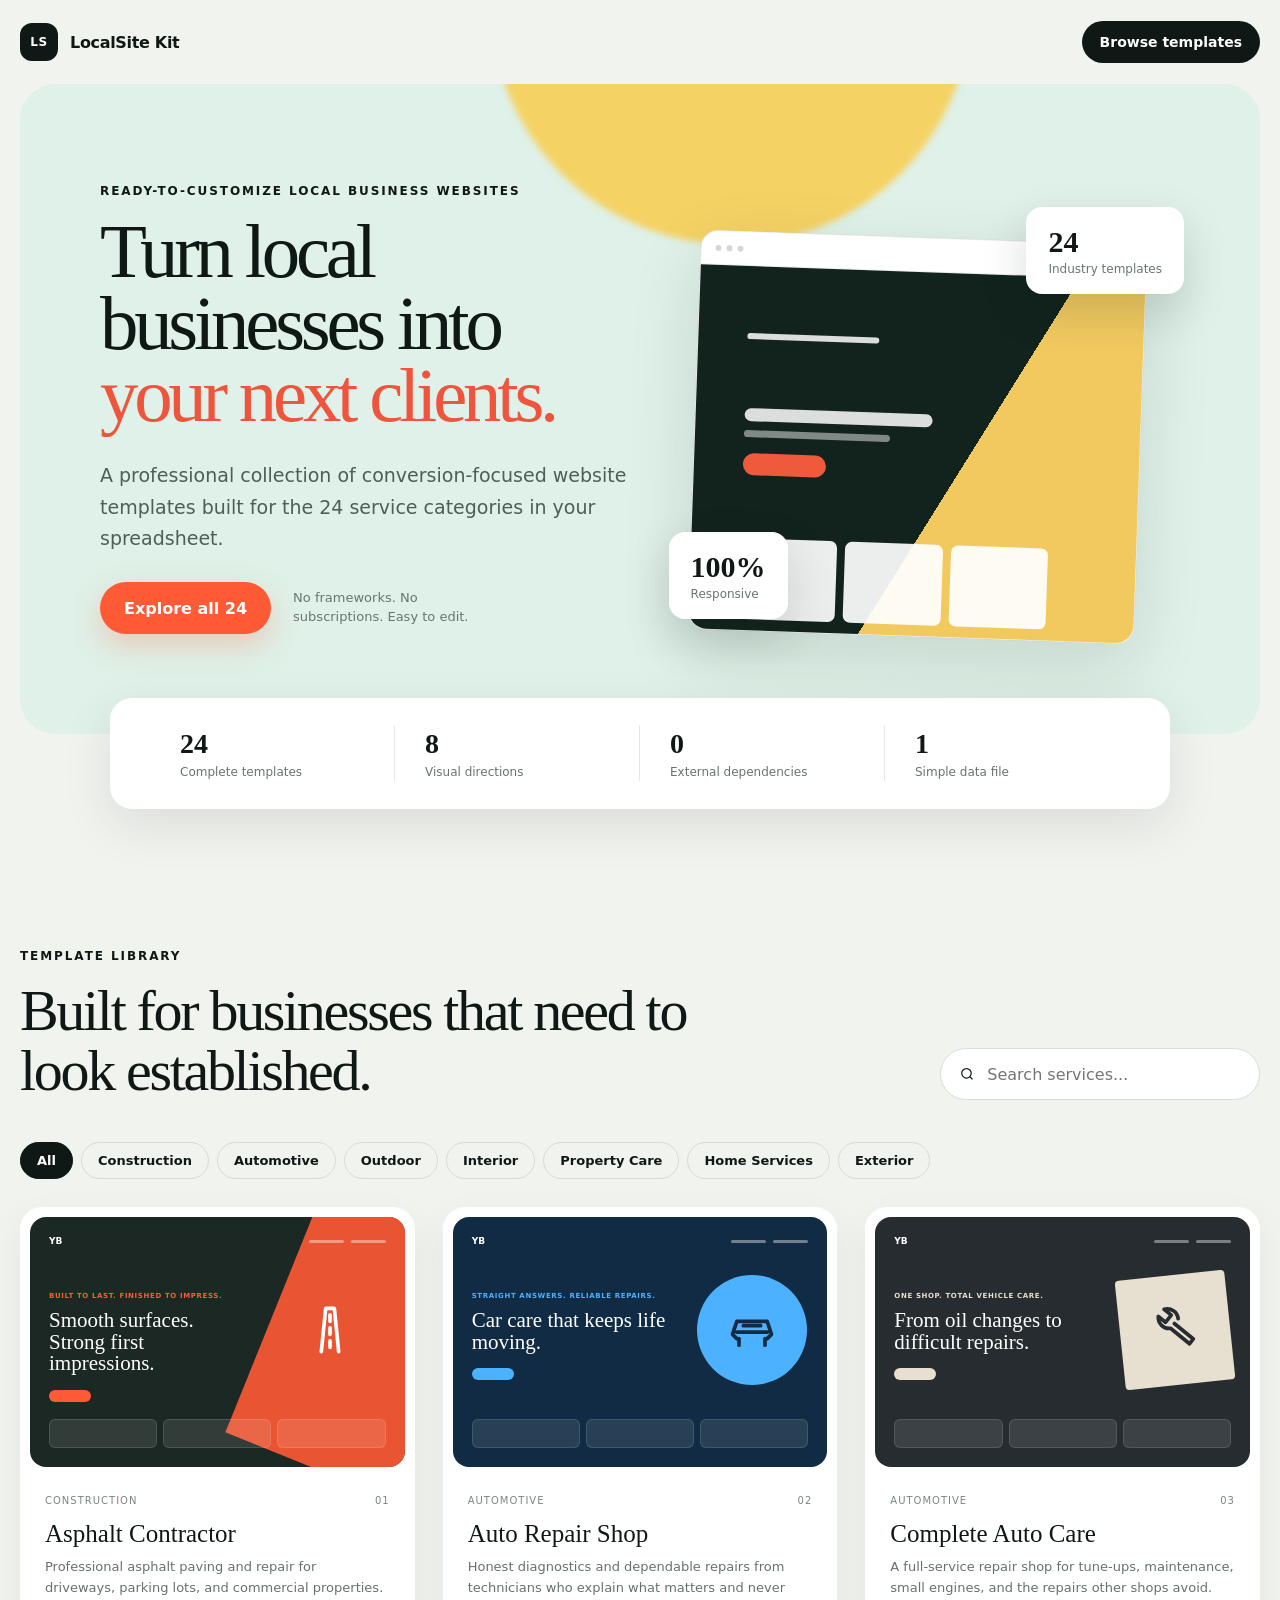
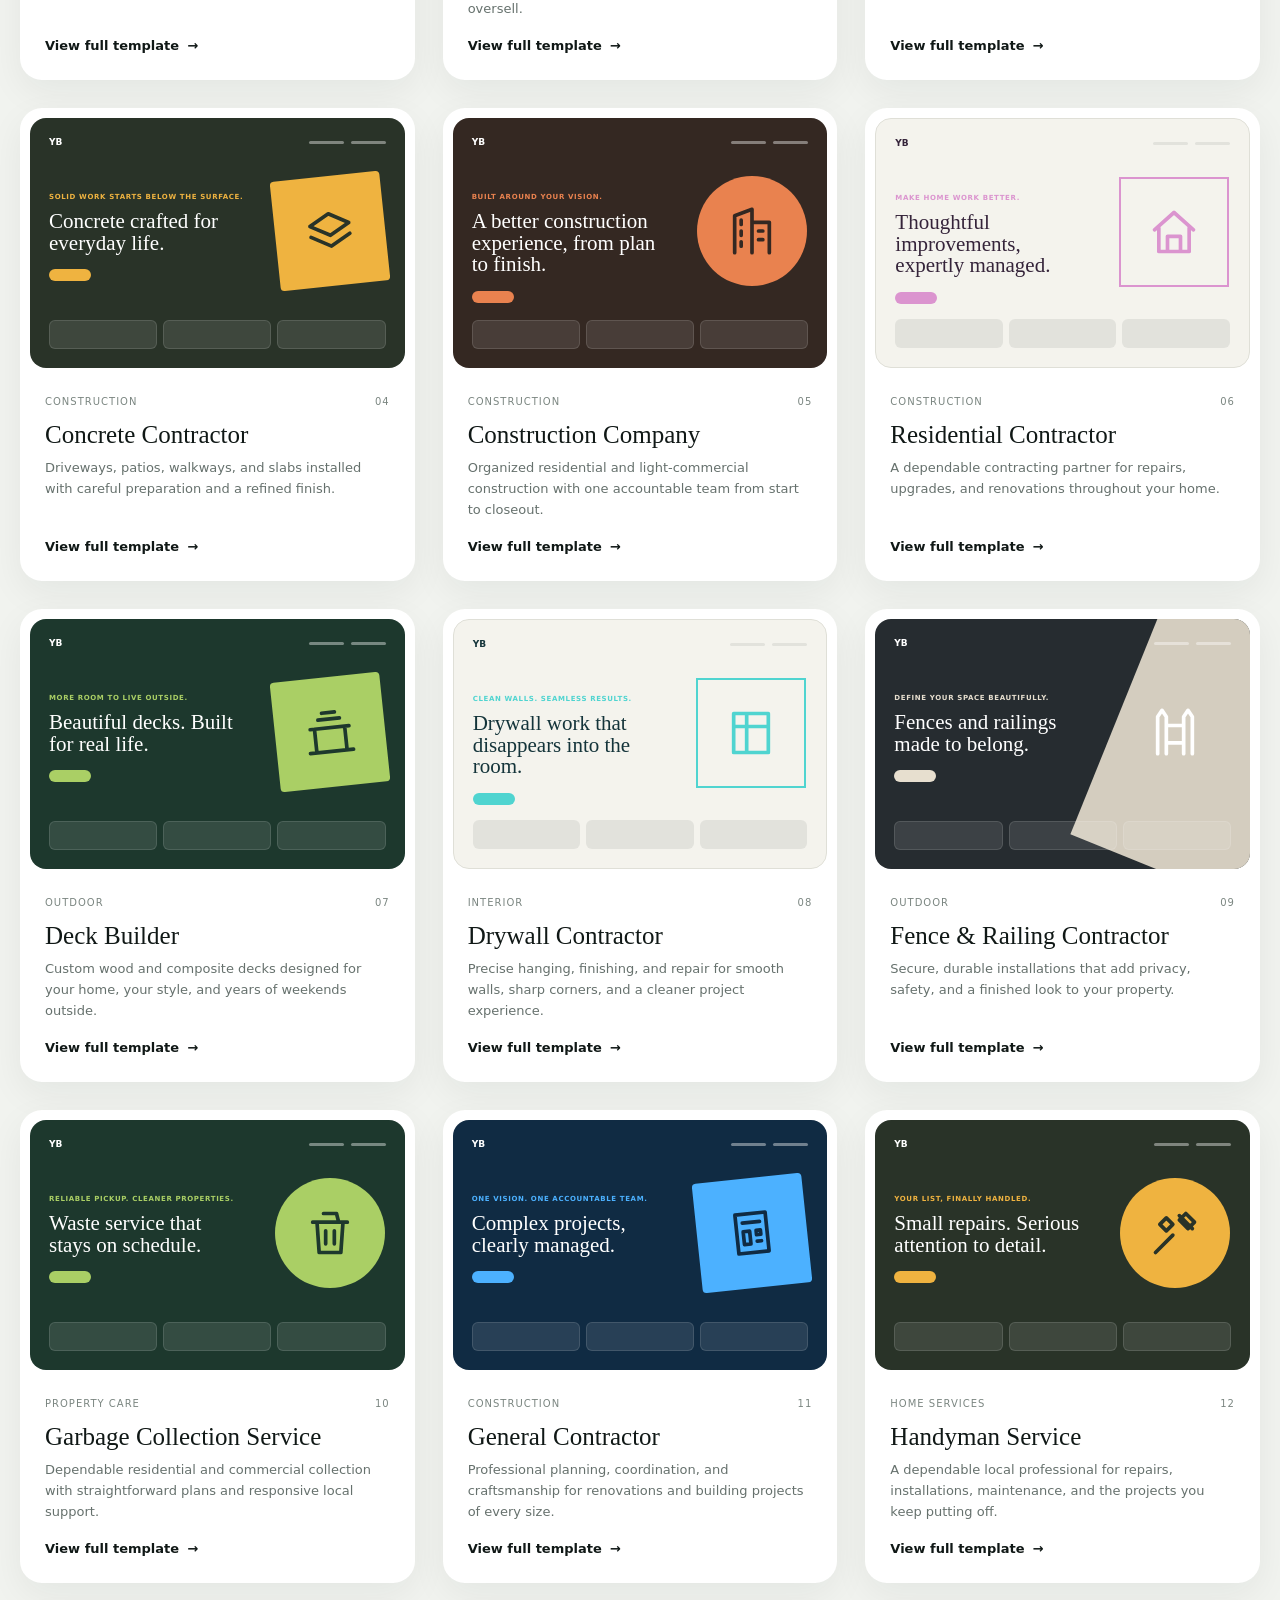
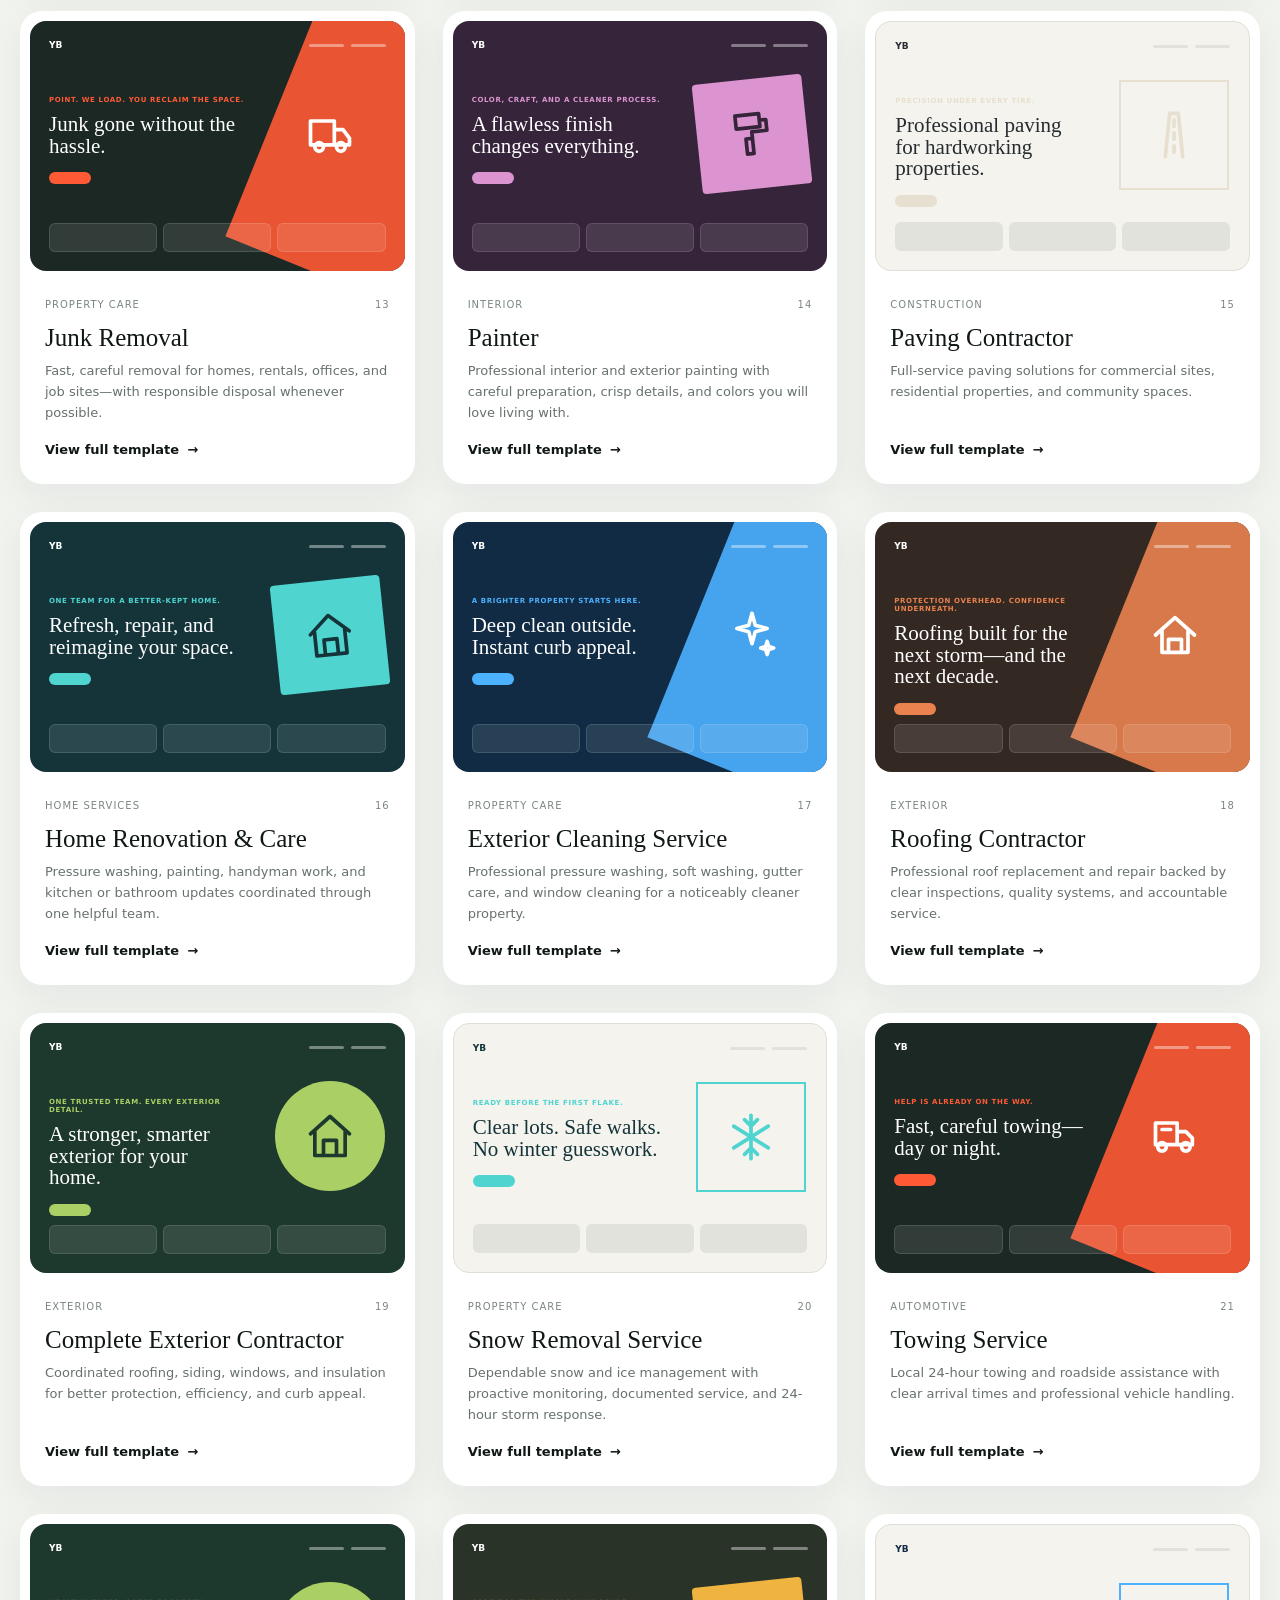
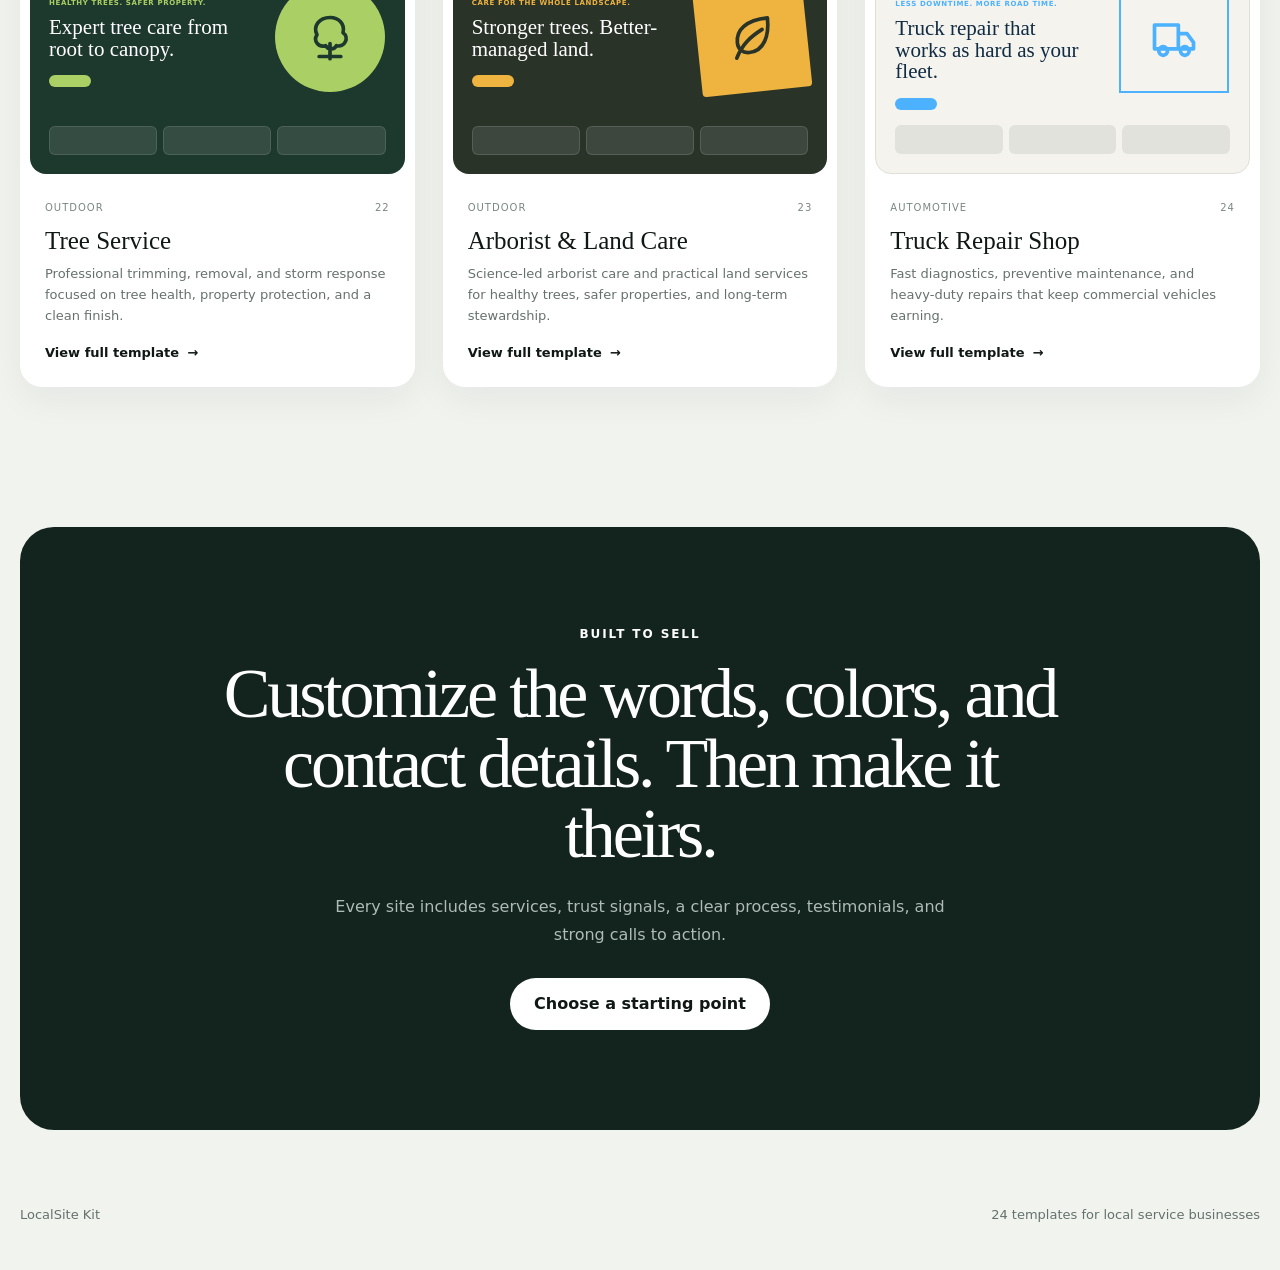
<file: index.html>
<!doctype html>
<html lang="en">
<head>
  <meta charset="utf-8">
  <meta name="viewport" content="width=device-width, initial-scale=1">
  <meta name="description" content="A collection of 24 polished website templates for local service businesses.">
  <title>LocalSite Kit — 24 Professional Website Templates</title>
  <link rel="stylesheet" href="styles.css">
  <script src="data.js" defer></script>
  <script src="app.js" defer></script>
</head>
<body class="catalog-page">
  <header class="catalog-nav">
    <a class="catalog-brand" href="index.html" aria-label="LocalSite Kit home">
      <span class="brand-mark">LS</span>
      <span>LocalSite Kit</span>
    </a>
    <a class="button button-small button-dark" href="#templates">Browse templates</a>
  </header>

  <main>
    <section class="catalog-hero">
      <div class="catalog-hero-copy">
        <p class="eyebrow">Ready-to-customize local business websites</p>
        <h1>Turn local businesses into <span>your next clients.</span></h1>
        <p class="catalog-intro">A professional collection of conversion-focused website templates built for the 24 service categories in your spreadsheet.</p>
        <div class="catalog-actions">
          <a class="button button-primary" href="#templates">Explore all 24</a>
          <span class="catalog-note">No frameworks. No subscriptions. Easy to edit.</span>
        </div>
      </div>
      <div class="catalog-hero-art" aria-hidden="true">
        <div class="browser-frame browser-main">
          <div class="browser-dots"><i></i><i></i><i></i></div>
          <div class="browser-content">
            <div class="browser-nav-line"></div>
            <div class="browser-title-line"></div>
            <div class="browser-text-line"></div>
            <div class="browser-button-line"></div>
            <div class="browser-cards"><i></i><i></i><i></i></div>
          </div>
        </div>
        <div class="floating-card floating-card-one"><strong>24</strong><span>Industry templates</span></div>
        <div class="floating-card floating-card-two"><strong>100%</strong><span>Responsive</span></div>
      </div>
    </section>

    <section class="catalog-stats" aria-label="Template kit features">
      <div><strong>24</strong><span>Complete templates</span></div>
      <div><strong>8</strong><span>Visual directions</span></div>
      <div><strong>0</strong><span>External dependencies</span></div>
      <div><strong>1</strong><span>Simple data file</span></div>
    </section>

    <section class="template-library" id="templates">
      <div class="library-heading">
        <div>
          <p class="eyebrow">Template library</p>
          <h2>Built for businesses that need to look established.</h2>
        </div>
        <label class="search-box">
          <span class="sr-only">Search templates</span>
          <svg viewBox="0 0 24 24" aria-hidden="true"><circle cx="11" cy="11" r="7"></circle><path d="m20 20-4-4"></path></svg>
          <input id="template-search" type="search" placeholder="Search services..." autocomplete="off">
        </label>
      </div>
      <div class="filter-row" id="filter-row" aria-label="Filter templates"></div>
      <div class="template-grid" id="template-grid"></div>
      <p class="empty-state" id="empty-state" hidden>No templates match your search.</p>
    </section>

    <section class="catalog-cta">
      <p class="eyebrow">Built to sell</p>
      <h2>Customize the words, colors, and contact details. Then make it theirs.</h2>
      <p>Every site includes services, trust signals, a clear process, testimonials, and strong calls to action.</p>
      <a class="button button-light" href="#templates">Choose a starting point</a>
    </section>
  </main>

  <footer class="catalog-footer">
    <span>LocalSite Kit</span>
    <span>24 templates for local service businesses</span>
  </footer>
</body>
</html>
</file>
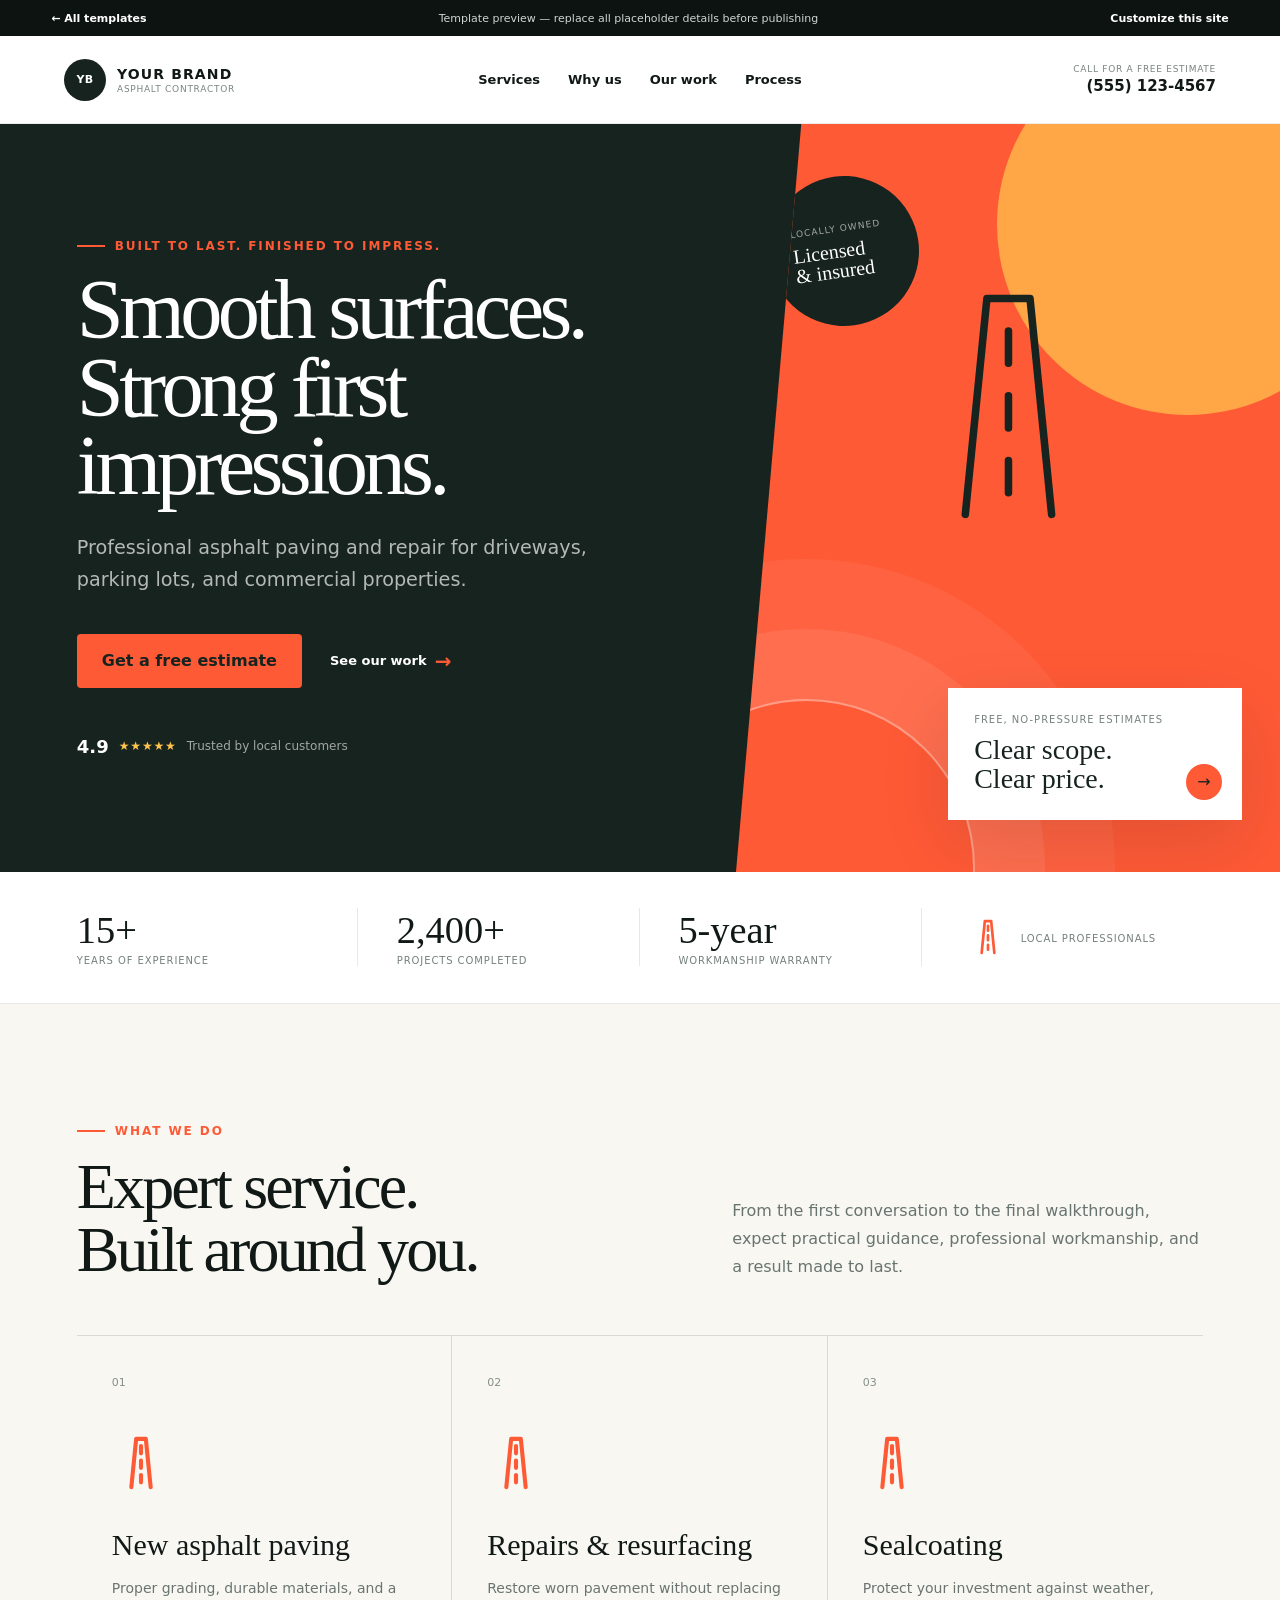
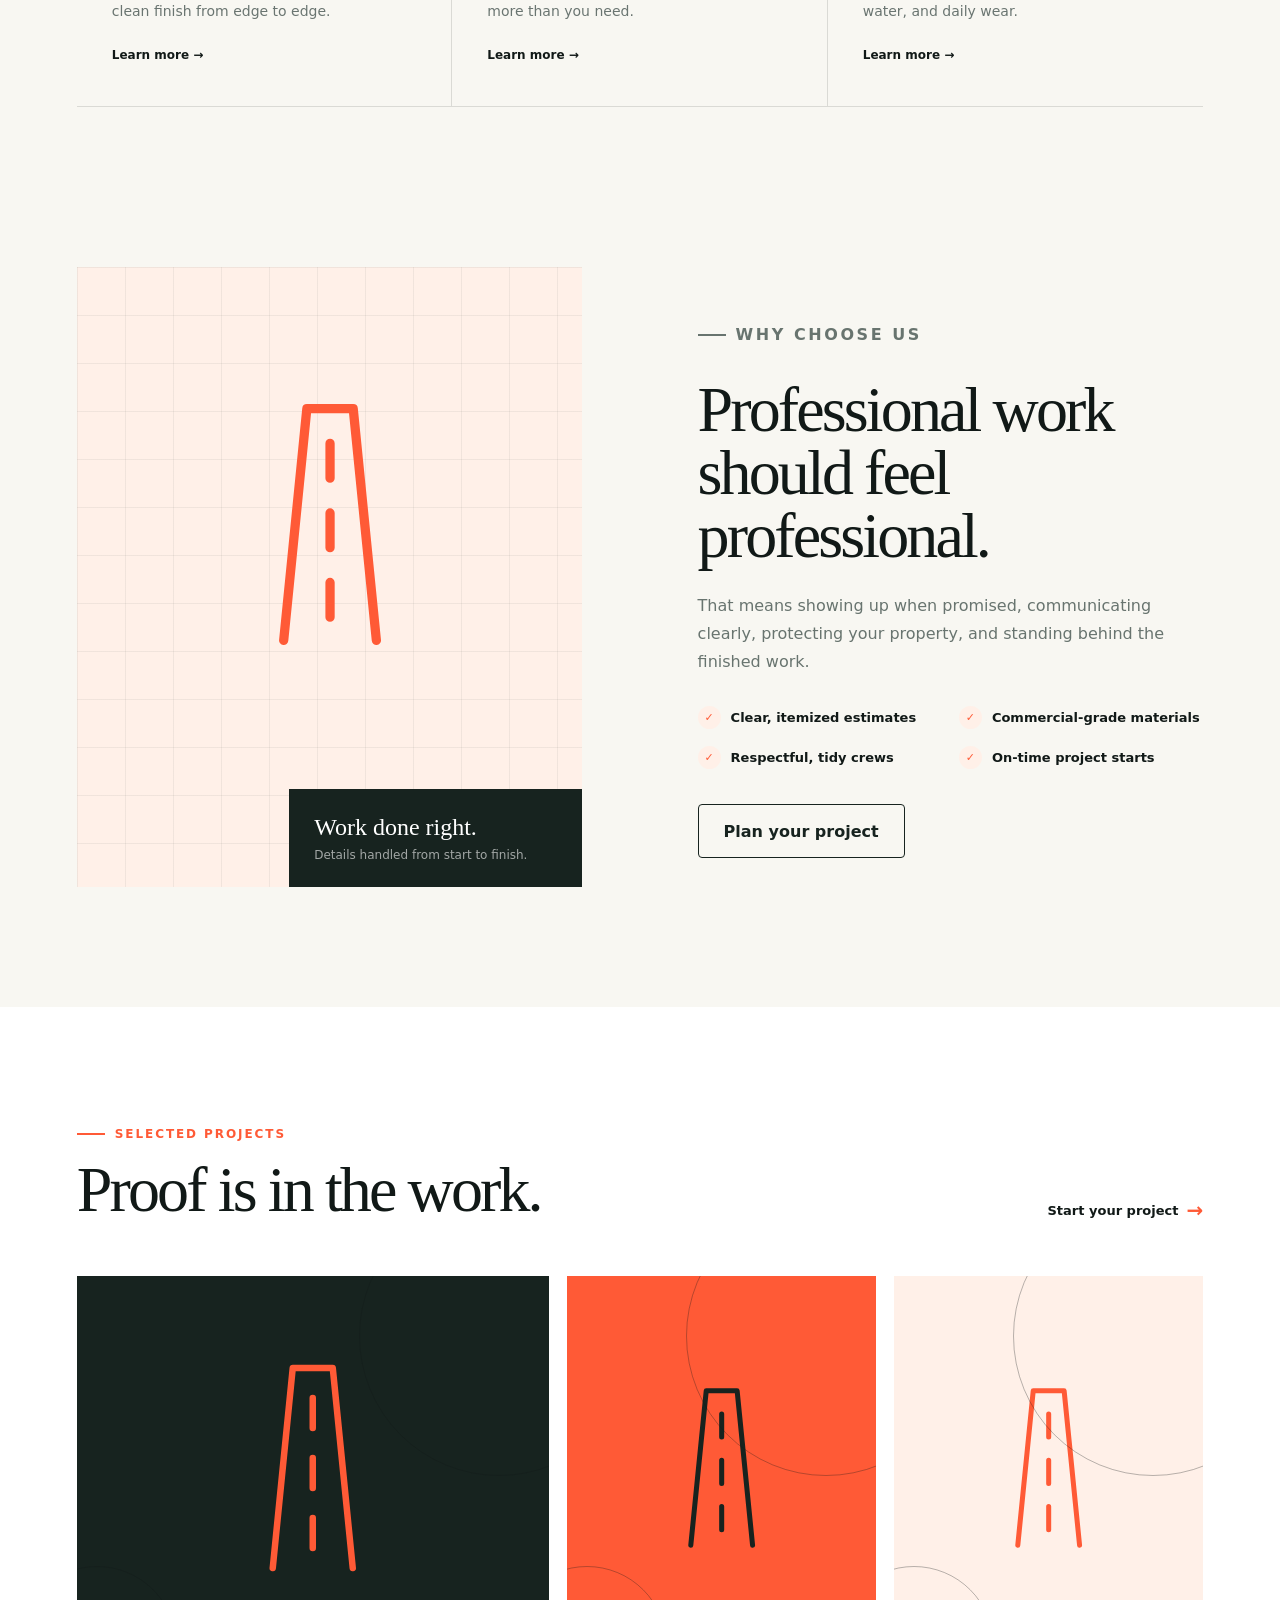
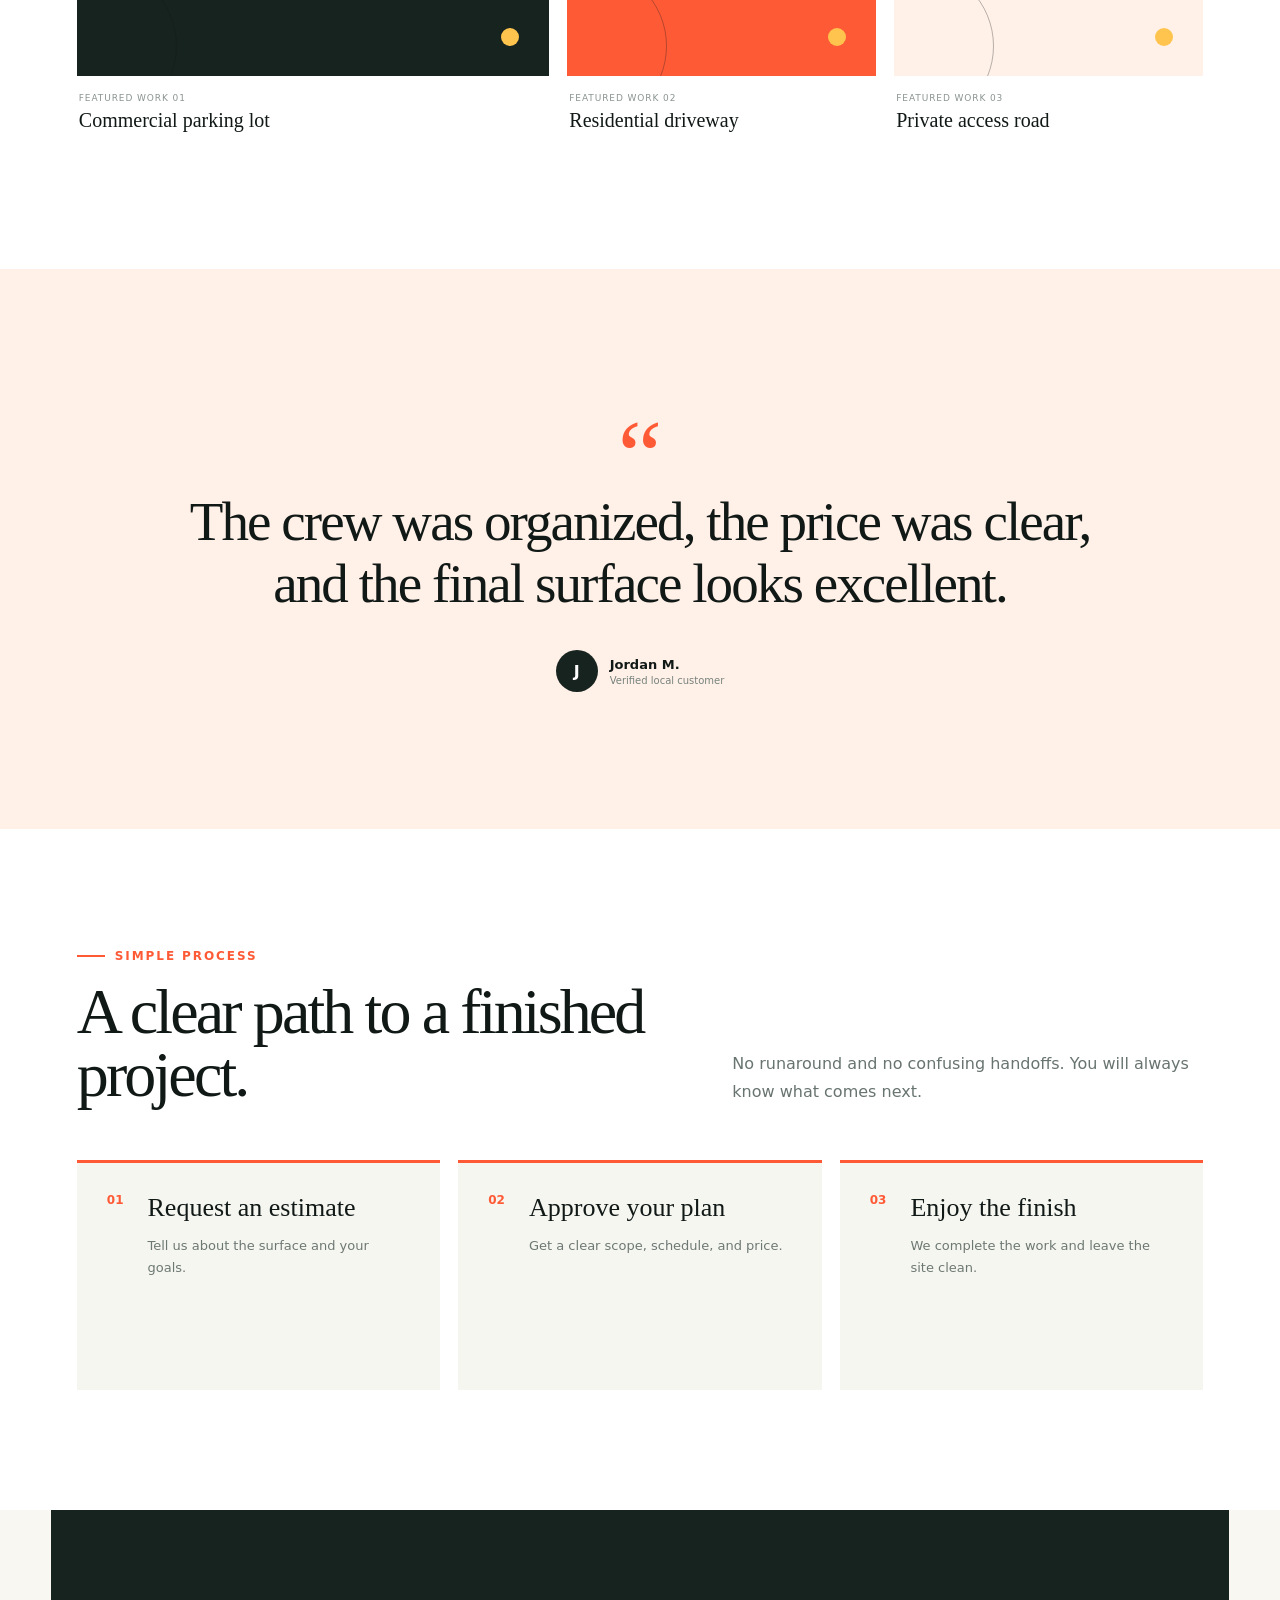
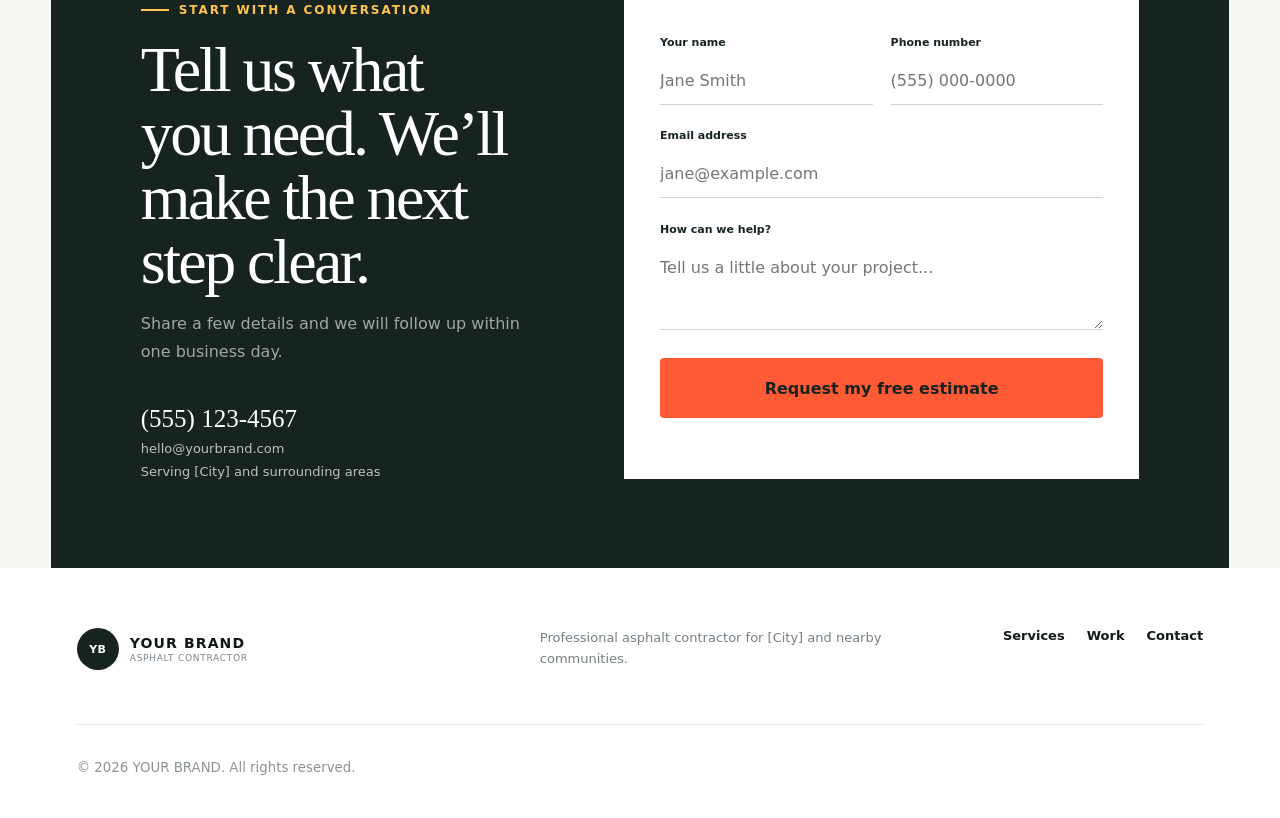
<file: site.html>
<!doctype html>
<html lang="en">
<head>
  <meta charset="utf-8">
  <meta name="viewport" content="width=device-width, initial-scale=1">
  <meta name="description" content="Professional local service business website template.">
  <title>Local Business Website Template</title>
  <link rel="stylesheet" href="styles.css">
  <script src="data.js" defer></script>
  <script src="app.js" defer></script>
</head>
<body class="site-page">
  <div id="site-root"></div>
</body>
</html>
</file>
<file: styles.css>
@import url('data:text/css,');

:root {
  --ink: #101816;
  --muted: #64706c;
  --paper: #f5f6f2;
  --white: #fff;
  --line: rgba(16, 24, 22, .13);
  --accent: #ff5a36;
  --accent-2: #ffc44d;
  --deep: #17231f;
  --soft: #fff0e8;
  --radius: 24px;
  --shadow: 0 24px 70px rgba(16, 24, 22, .12);
  font-family: Inter, ui-sans-serif, system-ui, -apple-system, BlinkMacSystemFont, "Segoe UI", sans-serif;
  color: var(--ink);
  background: var(--paper);
  scroll-behavior: smooth;
}

* { box-sizing: border-box; }
body { margin: 0; min-width: 320px; background: var(--paper); color: var(--ink); }
a { color: inherit; text-decoration: none; }
button, input, textarea { font: inherit; }
button { color: inherit; }
img, svg { display: block; }
.sr-only { position: absolute; width: 1px; height: 1px; padding: 0; margin: -1px; overflow: hidden; clip: rect(0, 0, 0, 0); white-space: nowrap; border: 0; }
.eyebrow, .site-kicker { margin: 0 0 18px; font-size: 12px; font-weight: 800; letter-spacing: .16em; text-transform: uppercase; }
.button { display: inline-flex; align-items: center; justify-content: center; min-height: 52px; padding: 0 24px; border: 0; border-radius: 999px; font-weight: 750; transition: transform .2s ease, background .2s ease, color .2s ease; }
.button:hover, .site-button:hover { transform: translateY(-2px); }
.button-primary { background: #ff5a36; color: #fff; box-shadow: 0 12px 30px rgba(255, 90, 54, .25); }
.button-dark { background: #101816; color: #fff; }
.button-light { background: #fff; color: #101816; }
.button-small { min-height: 42px; padding: 0 18px; font-size: 14px; }

.catalog-page { background: #f1f3ef; }
.catalog-nav { width: min(1240px, calc(100% - 40px)); height: 84px; margin: 0 auto; display: flex; align-items: center; justify-content: space-between; }
.catalog-brand { display: flex; align-items: center; gap: 12px; font-weight: 850; letter-spacing: -.02em; }
.brand-mark { width: 38px; height: 38px; display: grid; place-items: center; border-radius: 12px; background: #101816; color: #fff; font-size: 12px; letter-spacing: .05em; }
.catalog-hero { width: min(1240px, calc(100% - 40px)); min-height: 650px; margin: 0 auto; padding: 80px; border-radius: 36px; display: grid; grid-template-columns: 1.05fr .95fr; align-items: center; gap: 56px; overflow: hidden; background: #dff1e8; position: relative; }
.catalog-hero::before { content: ""; position: absolute; width: 480px; height: 480px; border-radius: 50%; background: #f5d264; filter: blur(3px); top: -320px; left: 38%; }
.catalog-hero-copy { position: relative; z-index: 2; }
.catalog-hero h1 { margin: 0; max-width: 720px; font-family: Georgia, "Times New Roman", serif; font-size: clamp(54px, 6vw, 88px); line-height: .94; letter-spacing: -.055em; font-weight: 500; }
.catalog-hero h1 span { color: #ef553c; }
.catalog-intro { max-width: 610px; margin: 28px 0; color: #4e5e58; font-size: 19px; line-height: 1.65; }
.catalog-actions { display: flex; align-items: center; gap: 22px; }
.catalog-note { max-width: 190px; color: #687670; font-size: 13px; line-height: 1.45; }
.catalog-hero-art { min-height: 420px; position: relative; }
.browser-frame { position: absolute; background: #fff; border: 1px solid rgba(16, 24, 22, .1); box-shadow: var(--shadow); }
.browser-main { width: 92%; aspect-ratio: 1.12; left: 0; top: 38px; border-radius: 18px; transform: rotate(2deg); }
.browser-dots { height: 34px; display: flex; align-items: center; gap: 5px; padding: 0 14px; border-bottom: 1px solid #ebeeeb; }
.browser-dots i { width: 6px; height: 6px; border-radius: 50%; background: #d2d9d5; }
.browser-content { height: calc(100% - 34px); padding: 15% 11%; background: linear-gradient(120deg, #12221d 0 58%, #f1c95f 58%); border-radius: 0 0 18px 18px; }
.browser-nav-line, .browser-title-line, .browser-text-line, .browser-button-line { border-radius: 99px; background: rgba(255,255,255,.85); }
.browser-nav-line { width: 38%; height: 6px; margin-bottom: 20%; }
.browser-title-line { width: 54%; height: 13px; margin-bottom: 9px; }
.browser-text-line { width: 42%; height: 7px; opacity: .55; }
.browser-button-line { width: 24%; height: 22px; margin-top: 16px; background: #ef593c; }
.browser-cards { display: flex; gap: 8px; margin-top: 18%; }
.browser-cards i { width: 28%; aspect-ratio: 1.2; border-radius: 7px; background: rgba(255,255,255,.92); }
.floating-card { position: absolute; z-index: 3; padding: 18px 22px; border-radius: 16px; background: #fff; box-shadow: 0 18px 45px rgba(20, 40, 32, .16); }
.floating-card strong, .floating-card span { display: block; }
.floating-card strong { font-family: Georgia, serif; font-size: 30px; }
.floating-card span { margin-top: 3px; color: #687670; font-size: 12px; }
.floating-card-one { right: -4px; top: 8px; }
.floating-card-two { left: -25px; bottom: 0; }
.catalog-stats { width: min(1060px, calc(100% - 40px)); margin: -36px auto 0; padding: 28px 40px; border-radius: 22px; position: relative; display: grid; grid-template-columns: repeat(4, 1fr); background: #fff; box-shadow: 0 16px 50px rgba(21, 36, 30, .1); }
.catalog-stats div { display: flex; flex-direction: column; padding: 2px 30px; border-right: 1px solid #e4e8e5; }
.catalog-stats div:last-child { border: 0; }
.catalog-stats strong { font-family: Georgia, serif; font-size: 28px; }
.catalog-stats span { margin-top: 5px; color: #68736f; font-size: 12px; }
.template-library { width: min(1240px, calc(100% - 40px)); margin: 140px auto; }
.library-heading { display: flex; align-items: end; justify-content: space-between; gap: 40px; }
.library-heading h2 { max-width: 670px; margin: 0; font-family: Georgia, serif; font-size: clamp(38px, 5vw, 58px); line-height: 1.03; letter-spacing: -.04em; font-weight: 500; }
.search-box { width: 320px; height: 52px; padding: 0 18px; border: 1px solid #d7ded9; border-radius: 999px; display: flex; align-items: center; gap: 10px; background: #fff; }
.search-box svg { width: 18px; height: 18px; fill: none; stroke: currentColor; stroke-width: 1.8; }
.search-box input { width: 100%; border: 0; outline: 0; background: transparent; }
.filter-row { display: flex; gap: 8px; flex-wrap: wrap; margin: 42px 0 28px; }
.filter-chip { padding: 10px 16px; border: 1px solid #d4dcd7; border-radius: 999px; background: transparent; cursor: pointer; font-size: 13px; font-weight: 700; }
.filter-chip:hover, .filter-chip.active { border-color: #101816; background: #101816; color: #fff; }
.template-grid { display: grid; grid-template-columns: repeat(3, 1fr); gap: 28px; }
.template-card { border-radius: 22px; overflow: hidden; background: #fff; box-shadow: 0 12px 36px rgba(18, 35, 29, .06); animation: card-in .5s both; animation-delay: var(--delay); transition: transform .25s ease, box-shadow .25s ease; }
.template-card:hover { transform: translateY(-7px); box-shadow: 0 22px 52px rgba(18, 35, 29, .13); }
@keyframes card-in { from { opacity: 0; transform: translateY(18px); } }
.template-preview { --card-accent: #ff5a36; --card-deep: #1b2823; height: 250px; margin: 10px; padding: 19px; border-radius: 16px; position: relative; overflow: hidden; background: var(--card-deep); color: #fff; }
.template-card.theme-cobalt .template-preview { --card-accent:#4cb1ff; --card-deep:#102b43; }
.template-card.theme-forest .template-preview { --card-accent:#aacf65; --card-deep:#1d382d; }
.template-card.theme-slate .template-preview { --card-accent:#e7dfcf; --card-deep:#262c30; }
.template-card.theme-sun .template-preview { --card-accent:#efb340; --card-deep:#293328; }
.template-card.theme-aqua .template-preview { --card-accent:#4fd4d0; --card-deep:#14343a; }
.template-card.theme-plum .template-preview { --card-accent:#db94cf; --card-deep:#35243a; }
.template-card.theme-rust .template-preview { --card-accent:#e9824f; --card-deep:#342822; }
.preview-top { display: flex; align-items: center; gap: 7px; position: relative; z-index: 2; }
.preview-logo { margin-right: auto; font-size: 9px; font-weight: 900; }
.preview-top i { width: 35px; height: 3px; border-radius: 4px; background: rgba(255,255,255,.4); }
.preview-copy { width: 58%; margin-top: 46px; position: relative; z-index: 2; }
.preview-copy span { display: block; margin-bottom: 10px; color: var(--card-accent); font-size: 7px; font-weight: 800; letter-spacing: .09em; text-transform: uppercase; }
.preview-copy strong { display: block; font-family: Georgia, serif; font-size: 21px; line-height: 1.02; font-weight: 500; }
.preview-copy i { display: block; width: 42px; height: 12px; margin-top: 15px; border-radius: 20px; background: var(--card-accent); }
.preview-icon { width: 110px; height: 110px; position: absolute; right: 20px; top: 58px; border-radius: 50%; display: grid; place-items: center; color: var(--card-deep); background: var(--card-accent); }
.preview-icon svg { width: 52px; height: 52px; }
.preview-service-row { position: absolute; left: 19px; right: 19px; bottom: 19px; display: grid; grid-template-columns: repeat(3, 1fr); gap: 6px; }
.preview-service-row i { height: 29px; border-radius: 6px; background: rgba(255,255,255,.1); border: 1px solid rgba(255,255,255,.12); }
.preview-editorial .preview-icon { border-radius: 4px; transform: rotate(-6deg); }
.preview-bold::before { content:""; position:absolute; width:180px; height:300px; right:-50px; top:-40px; transform:rotate(22deg); background:var(--card-accent); opacity:.9; }
.preview-bold .preview-icon { color: #fff; background: transparent; }
.preview-minimal { background: #f4f3ed; color: var(--card-deep); border: 1px solid #dfdfd7; }
.preview-minimal .preview-top i, .preview-minimal .preview-service-row i { background: rgba(20,30,28,.08); border-color: transparent; }
.preview-minimal .preview-icon { border-radius: 0; background: transparent; color: var(--card-accent); border: 2px solid var(--card-accent); }
.template-card-body { padding: 18px 25px 26px; }
.template-card-meta { display: flex; justify-content: space-between; color: #7b8681; font-size: 10px; letter-spacing: .1em; text-transform: uppercase; }
.template-card h3 { margin: 14px 0 9px; font-family: Georgia, serif; font-size: 25px; font-weight: 500; }
.template-card p { min-height: 63px; margin: 0; color: #66716d; font-size: 13px; line-height: 1.6; }
.template-card a { display: inline-flex; gap: 8px; margin-top: 18px; font-size: 13px; font-weight: 800; }
.empty-state { padding: 60px 0; text-align: center; color: #6a7570; }
.catalog-cta { width: min(1240px, calc(100% - 40px)); margin: 0 auto 30px; padding: 100px max(40px, 10vw); border-radius: 34px; text-align: center; background: #13231e; color: #fff; }
.catalog-cta h2 { max-width: 850px; margin: 0 auto; font-family: Georgia, serif; font-size: clamp(40px, 6vw, 70px); line-height: 1; font-weight: 500; letter-spacing: -.045em; }
.catalog-cta p:not(.eyebrow) { max-width: 660px; margin: 24px auto 30px; color: #aebbb6; line-height: 1.7; }
.catalog-footer { width: min(1240px, calc(100% - 40px)); min-height: 110px; margin: 0 auto; display: flex; align-items: center; justify-content: space-between; color: #65716c; font-size: 13px; }

.site-shell { --accent:#ff5a36; --accent-2:#ffc44d; --deep:#17231f; --soft:#fff0e8; background: #f8f7f2; color: #111917; }
.site-shell.theme-cobalt { --accent:#35a8ff; --accent-2:#91d8ff; --deep:#102b43; --soft:#eaf6ff; }
.site-shell.theme-forest { --accent:#91bd52; --accent-2:#d6e99d; --deep:#19382d; --soft:#eff6e8; }
.site-shell.theme-slate { --accent:#d4c5a9; --accent-2:#f0e7d4; --deep:#252d31; --soft:#f1eee7; }
.site-shell.theme-sun { --accent:#efad32; --accent-2:#ffe098; --deep:#283128; --soft:#fff6df; }
.site-shell.theme-aqua { --accent:#38c6c0; --accent-2:#9be4df; --deep:#12363a; --soft:#e6f8f6; }
.site-shell.theme-plum { --accent:#c578b8; --accent-2:#e8b9df; --deep:#35253b; --soft:#f9edf7; }
.site-shell.theme-rust { --accent:#dc7140; --accent-2:#f2aa74; --deep:#352720; --soft:#fbede5; }
.demo-bar { min-height: 36px; padding: 7px 4vw; display: flex; justify-content: space-between; align-items: center; gap: 20px; background: #0d1311; color: #ced6d3; font-size: 11px; }
.demo-bar a { color: #fff; font-weight: 750; }
.site-header { height: 88px; padding: 0 max(24px, 5vw); display: grid; grid-template-columns: 1fr auto 1fr; align-items: center; gap: 30px; background: #fff; border-bottom: 1px solid rgba(17,25,23,.08); position: relative; z-index: 20; }
.site-brand { display: flex; align-items: center; gap: 11px; }
.site-logo { width: 42px; height: 42px; border-radius: 50%; display: grid; place-items: center; background: var(--deep); color: #fff; font-size: 11px; font-weight: 900; letter-spacing: .04em; }
.site-brand strong, .site-brand small { display: block; }
.site-brand strong { font-size: 14px; letter-spacing: .08em; }
.site-brand small { margin-top: 2px; color: #7b8581; font-size: 9px; text-transform: uppercase; letter-spacing: .08em; }
.site-nav { display: flex; align-items: center; gap: 28px; }
.site-nav a { font-size: 13px; font-weight: 700; }
.site-nav a:hover { color: var(--accent); }
.header-call { justify-self: end; text-align: right; }
.header-call small, .header-call strong { display: block; }
.header-call small { margin-bottom: 3px; color: #78837e; font-size: 9px; text-transform: uppercase; letter-spacing: .08em; }
.header-call strong { font-size: 15px; }
.menu-toggle { display: none; border: 0; background: transparent; }
.site-hero { min-height: 720px; display: grid; grid-template-columns: 1.04fr .96fr; background: var(--deep); color: #fff; overflow: hidden; }
.hero-copy { padding: clamp(70px, 9vw, 135px) 6vw; align-self: center; }
.site-kicker { display: flex; align-items: center; gap: 10px; color: var(--accent); }
.site-kicker span { width: 28px; height: 2px; background: currentColor; }
.site-kicker.light { color: var(--accent-2); }
.site-hero h1 { max-width: 780px; margin: 0; font-family: Georgia, "Times New Roman", serif; font-size: clamp(56px, 6.6vw, 100px); line-height: .92; letter-spacing: -.055em; font-weight: 500; }
.hero-description { max-width: 640px; margin: 28px 0 0; color: rgba(255,255,255,.68); font-size: clamp(17px, 1.5vw, 20px); line-height: 1.65; }
.hero-actions { display: flex; align-items: center; gap: 28px; margin-top: 38px; }
.site-button { min-height: 54px; padding: 0 25px; border: 0; border-radius: 4px; display: inline-flex; align-items: center; justify-content: center; font-weight: 800; cursor: pointer; transition: transform .2s ease; }
.site-button-primary { background: var(--accent); color: var(--deep); }
.text-link { display: inline-flex; gap: 8px; align-items: center; font-size: 13px; font-weight: 800; }
.text-link span { color: var(--accent); font-size: 20px; }
.hero-rating { margin-top: 48px; display: flex; align-items: center; gap: 10px; font-size: 12px; color: rgba(255,255,255,.6); }
.rating-score { color: #fff; font-size: 18px; font-weight: 800; }
.rating-stars { color: var(--accent-2); letter-spacing: .07em; }
.hero-visual { min-height: 720px; position: relative; overflow: hidden; background: var(--accent); }
.hero-shape { position: absolute; border-radius: 50%; }
.hero-shape-one { width: 70%; aspect-ratio: 1; right: -18%; top: -12%; background: var(--accent-2); opacity: .72; }
.hero-shape-two { width: 62%; aspect-ratio: 1; left: -18%; bottom: -22%; border: 2px solid rgba(255,255,255,.4); box-shadow: 0 0 0 70px rgba(255,255,255,.08), 0 0 0 140px rgba(255,255,255,.05); }
.hero-line-art { position: absolute; width: 68%; aspect-ratio: 1; left: 16%; top: 13%; display: grid; place-items: center; color: var(--deep); }
.hero-line-art svg { width: 70%; height: 70%; stroke-width: .7; }
.hero-badge { width: 150px; aspect-ratio: 1; padding: 24px; border-radius: 50%; position: absolute; top: 7%; left: 6%; display: flex; flex-direction: column; justify-content: center; background: var(--deep); color: #fff; transform: rotate(-8deg); }
.hero-badge span { color: rgba(255,255,255,.6); font-size: 9px; text-transform: uppercase; letter-spacing: .12em; }
.hero-badge strong { margin-top: 7px; font-family: Georgia, serif; font-size: 20px; line-height: 1; font-weight: 500; }
.hero-quote-card { width: min(310px, 54%); padding: 26px; position: absolute; right: 7%; bottom: 7%; background: #fff; color: var(--deep); box-shadow: var(--shadow); }
.hero-quote-card span, .hero-quote-card strong { display: block; }
.hero-quote-card span { margin-bottom: 10px; color: #77827d; font-size: 10px; text-transform: uppercase; letter-spacing: .1em; }
.hero-quote-card strong { font-family: Georgia, serif; font-size: 28px; line-height: 1.04; font-weight: 500; }
.hero-quote-card i { width: 36px; height: 36px; position: absolute; right: 20px; bottom: 20px; border-radius: 50%; display: grid; place-items: center; background: var(--accent); font-style: normal; }
.layout-bold .site-hero { grid-template-columns: 1.15fr .85fr; }
.layout-bold .hero-visual { clip-path: polygon(12% 0,100% 0,100% 100%,0 100%); }
.layout-editorial .hero-line-art { width: 88%; left: 6%; top: 7%; }
.layout-editorial .hero-visual::after { content:""; position:absolute; inset:7%; border:1px solid rgba(255,255,255,.45); }
.layout-minimal .site-hero { background: #f8f7f2; color: var(--deep); }
.layout-minimal .hero-description { color: #68746f; }
.layout-minimal .hero-rating { color: #77827d; }
.layout-minimal .rating-score { color: var(--deep); }
.layout-minimal .hero-visual { margin: 5vw 5vw 5vw 0; min-height: 560px; }
.trust-strip { min-height: 132px; padding: 28px max(24px, 6vw); display: grid; grid-template-columns: repeat(4, 1fr); align-items: center; background: #fff; border-bottom: 1px solid rgba(17,25,23,.1); }
.trust-strip > div { min-height: 55px; padding: 0 3vw; border-right: 1px solid rgba(17,25,23,.1); display: flex; flex-direction: column; justify-content: center; }
.trust-strip > div:first-child { padding-left: 0; }
.trust-strip > div:last-child { border: 0; }
.trust-strip strong { font-family: Georgia, serif; font-size: clamp(26px, 3vw, 40px); font-weight: 500; }
.trust-strip span { margin-top: 3px; color: #74807b; font-size: 10px; text-transform: uppercase; letter-spacing: .09em; }
.trust-strip .trust-seal { flex-direction: row; align-items: center; gap: 14px; }
.trust-seal svg { width: 38px; color: var(--accent); }
.site-section { padding: 120px max(24px, 6vw); }
.section-heading { margin-bottom: 54px; display: grid; grid-template-columns: 1.1fr .9fr; align-items: end; gap: 80px; }
.section-heading.compact { grid-template-columns: 1fr auto; }
.section-heading h2, .why-copy h2 { margin: 0; font-family: Georgia, serif; font-size: clamp(42px, 5vw, 70px); line-height: .98; letter-spacing: -.045em; font-weight: 500; }
.section-heading > p, .why-copy > p { max-width: 570px; margin: 0; color: #68746f; font-size: 16px; line-height: 1.75; }
.services-grid { display: grid; grid-template-columns: repeat(3, 1fr); border-top: 1px solid var(--line); border-bottom: 1px solid var(--line); }
.service-card { min-height: 370px; padding: 35px; position: relative; border-right: 1px solid var(--line); }
.service-card:last-child { border-right: 0; }
.service-card > span { color: #85908b; font-size: 11px; }
.service-card > svg { width: 58px; height: 58px; margin: 44px 0 36px; color: var(--accent); }
.service-card h3 { margin: 0 0 15px; font-family: Georgia, serif; font-size: 30px; font-weight: 500; }
.service-card p { margin: 0; color: #6a7571; font-size: 14px; line-height: 1.65; }
.service-card a { display: inline-block; margin-top: 24px; font-size: 12px; font-weight: 800; }
.why-section { padding-top: 40px; display: grid; grid-template-columns: 1fr 1fr; align-items: center; gap: 9vw; }
.why-visual { min-height: 620px; position: relative; overflow: hidden; background: var(--soft); }
.why-grid { position: absolute; inset: 0; opacity: .45; background-image: linear-gradient(rgba(20,35,30,.13) 1px, transparent 1px), linear-gradient(90deg, rgba(20,35,30,.13) 1px, transparent 1px); background-size: 48px 48px; }
.why-icon { width: 55%; height: 55%; position: absolute; left: 22.5%; top: 14%; color: var(--accent); stroke-width: .8; }
.why-note { width: 58%; padding: 25px; position: absolute; right: 0; bottom: 0; background: var(--deep); color: #fff; }
.why-note strong, .why-note span { display: block; }
.why-note strong { font-family: Georgia, serif; font-size: 24px; font-weight: 500; }
.why-note span { margin-top: 7px; color: rgba(255,255,255,.6); font-size: 12px; }
.why-copy > p { margin: 25px 0 30px; }
.why-copy ul { padding: 0; margin: 0 0 35px; display: grid; grid-template-columns: 1fr 1fr; gap: 17px; list-style: none; }
.why-copy li { display: flex; align-items: center; gap: 10px; font-size: 13px; font-weight: 700; }
.why-copy li i { width: 23px; height: 23px; border-radius: 50%; display: grid; place-items: center; background: var(--soft); color: var(--accent); font-style: normal; font-size: 11px; }
.site-button-outline { border: 1px solid var(--deep); background: transparent; color: var(--deep); }
.projects-section { background: #fff; }
.projects-grid { display: grid; grid-template-columns: 1.3fr .85fr .85fr; gap: 18px; }
.project-card { min-width: 0; }
.project-art { height: 400px; position: relative; overflow: hidden; background: var(--deep); }
.project-2 .project-art { background: var(--accent); }
.project-3 .project-art { background: var(--soft); }
.project-icon { width: 60%; height: 60%; position: absolute; left: 20%; top: 18%; color: var(--accent); stroke-width: .65; }
.project-2 .project-icon { color: var(--deep); }
.project-3 .project-icon { color: var(--accent); }
.art-line { position: absolute; border-radius: 50%; border: 1px solid currentColor; opacity: .3; }
.art-line-one { width: 280px; height: 280px; right: -90px; top: -80px; }
.art-line-two { width: 160px; height: 160px; left: -60px; bottom: -50px; }
.art-dot { width: 18px; height: 18px; border-radius: 50%; position: absolute; right: 30px; bottom: 30px; background: var(--accent-2); }
.project-caption { padding: 17px 2px; }
.project-caption span, .project-caption strong { display: block; }
.project-caption span { margin-bottom: 6px; color: #8a948f; font-size: 9px; text-transform: uppercase; letter-spacing: .1em; }
.project-caption strong { font-family: Georgia, serif; font-size: 20px; font-weight: 500; }
.testimonial-section { min-height: 560px; padding: 110px max(24px, 12vw); text-align: center; display: flex; flex-direction: column; align-items: center; justify-content: center; background: var(--soft); }
.quote-mark { height: 60px; color: var(--accent); font-family: Georgia, serif; font-size: 100px; line-height: 1; }
.testimonial-section blockquote { max-width: 940px; margin: 25px auto 36px; font-family: Georgia, serif; font-size: clamp(33px, 4.3vw, 58px); line-height: 1.12; letter-spacing: -.035em; font-weight: 500; }
.quote-person { display: flex; align-items: center; gap: 12px; text-align: left; }
.quote-person > span { width: 42px; height: 42px; border-radius: 50%; display: grid; place-items: center; background: var(--deep); color: #fff; font-weight: 800; }
.quote-person p, .quote-person strong, .quote-person small { margin: 0; display: block; }
.quote-person strong { font-size: 13px; }
.quote-person small { margin-top: 3px; color: #77827d; font-size: 10px; }
.process-section { background: #fff; }
.process-grid { display: grid; grid-template-columns: repeat(3, 1fr); gap: 18px; }
.process-grid article { min-height: 230px; padding: 30px; display: flex; gap: 24px; background: #f6f6f1; border-top: 3px solid var(--accent); }
.process-grid article > span { color: var(--accent); font-size: 12px; font-weight: 800; }
.process-grid h3 { margin: 0 0 12px; font-family: Georgia, serif; font-size: 26px; font-weight: 500; }
.process-grid p { margin: 0; color: #6d7873; font-size: 13px; line-height: 1.65; }
.contact-section { margin: 0 max(24px, 4vw); padding: clamp(55px, 7vw, 100px); display: grid; grid-template-columns: .85fr 1.15fr; gap: 8vw; background: var(--deep); color: #fff; }
.contact-copy h2 { margin: 0; font-family: Georgia, serif; font-size: clamp(42px, 5vw, 66px); line-height: 1; letter-spacing: -.04em; font-weight: 500; }
.contact-copy > p { color: rgba(255,255,255,.6); line-height: 1.7; }
.contact-details { margin-top: 40px; display: flex; flex-direction: column; gap: 8px; color: rgba(255,255,255,.72); font-size: 13px; }
.contact-details a:first-child { color: #fff; font-family: Georgia, serif; font-size: 25px; }
.estimate-form { padding: 36px; display: grid; grid-template-columns: 1fr 1fr; gap: 18px; background: #fff; color: var(--deep); }
.estimate-form label span { display: block; margin-bottom: 8px; font-size: 11px; font-weight: 800; }
.estimate-form input, .estimate-form textarea { width: 100%; padding: 14px 0; border: 0; border-bottom: 1px solid #cfd5d2; border-radius: 0; outline: 0; background: transparent; resize: vertical; }
.estimate-form input:focus, .estimate-form textarea:focus { border-color: var(--accent); }
.form-wide { grid-column: 1 / -1; }
.form-status { margin: 0; color: #5e6c66; font-size: 12px; line-height: 1.5; }
.site-footer { min-height: 250px; padding: 60px max(24px, 6vw) 30px; display: grid; grid-template-columns: 1fr 1fr auto; align-items: start; gap: 40px; background: #fff; }
.site-footer > p { max-width: 380px; margin: 0; color: #75807c; line-height: 1.6; font-size: 13px; }
.site-footer > div:nth-child(3) { display: flex; gap: 22px; font-size: 13px; font-weight: 750; }
.site-footer > small { grid-column: 1 / -1; padding-top: 35px; border-top: 1px solid #e1e5e2; color: #8b9490; }

@media (max-width: 1050px) {
  .catalog-hero { padding: 60px; grid-template-columns: 1fr; }
  .catalog-hero-art { min-height: 360px; }
  .browser-main { width: 70%; left: 14%; }
  .template-grid { grid-template-columns: repeat(2, 1fr); }
  .site-header { grid-template-columns: 1fr auto; }
  .site-nav { position: absolute; left: 0; right: 0; top: 88px; padding: 25px; display: none; flex-direction: column; background: #fff; border-bottom: 1px solid var(--line); box-shadow: 0 14px 30px rgba(0,0,0,.08); }
  .site-nav.open { display: flex; }
  .menu-toggle { width: 42px; height: 42px; display: grid; place-content: center; gap: 6px; cursor: pointer; }
  .menu-toggle span { width: 22px; height: 2px; background: currentColor; }
  .header-call { display: none; }
  .site-hero { grid-template-columns: 1fr; }
  .hero-visual { min-height: 560px; }
  .layout-minimal .hero-visual { margin: 0 5vw 5vw; }
  .section-heading { gap: 35px; }
  .why-section { gap: 55px; }
  .projects-grid { grid-template-columns: 1fr 1fr; }
  .project-card:first-child { grid-column: 1 / -1; }
  .contact-section { grid-template-columns: 1fr; }
}

@media (max-width: 760px) {
  .catalog-nav { width: min(100% - 24px, 1240px); height: 70px; }
  .catalog-hero { width: min(100% - 24px, 1240px); min-height: 0; padding: 55px 24px 30px; border-radius: 24px; }
  .catalog-hero h1 { font-size: 51px; }
  .catalog-actions { align-items: start; flex-direction: column; }
  .catalog-hero-art { min-height: 280px; }
  .browser-main { width: 94%; left: 3%; }
  .floating-card-one { right: -5px; }
  .floating-card-two { left: -5px; }
  .catalog-stats { grid-template-columns: 1fr 1fr; padding: 22px; }
  .catalog-stats div { padding: 16px; }
  .catalog-stats div:nth-child(2) { border-right: 0; }
  .catalog-stats div:nth-child(-n+2) { border-bottom: 1px solid #e4e8e5; }
  .template-library { width: min(100% - 24px, 1240px); margin: 100px auto; }
  .library-heading { align-items: stretch; flex-direction: column; }
  .search-box { width: 100%; }
  .template-grid { grid-template-columns: 1fr; }
  .catalog-cta { width: min(100% - 24px, 1240px); padding: 70px 24px; border-radius: 24px; }
  .catalog-footer { width: min(100% - 24px, 1240px); align-items: start; flex-direction: column; justify-content: center; gap: 7px; }
  .demo-bar { justify-content: center; }
  .demo-bar span, .demo-bar a:last-child { display: none; }
  .site-header { height: 76px; padding: 0 18px; }
  .site-nav { top: 76px; }
  .site-hero h1 { font-size: 54px; }
  .hero-copy { padding: 75px 24px; }
  .hero-actions { align-items: start; flex-direction: column; }
  .hero-rating { flex-wrap: wrap; }
  .hero-visual { min-height: 470px; }
  .hero-badge { width: 118px; padding: 19px; }
  .hero-badge strong { font-size: 16px; }
  .hero-quote-card { width: 70%; }
  .layout-bold .hero-visual { clip-path: none; }
  .trust-strip { grid-template-columns: 1fr 1fr; }
  .trust-strip > div { padding: 22px 16px; }
  .trust-strip > div:nth-child(2) { border-right: 0; }
  .trust-strip > div:nth-child(-n+2) { border-bottom: 1px solid var(--line); }
  .site-section { padding: 85px 24px; }
  .section-heading, .section-heading.compact { grid-template-columns: 1fr; align-items: start; gap: 25px; }
  .services-grid { grid-template-columns: 1fr; }
  .service-card { min-height: 320px; border-right: 0; border-bottom: 1px solid var(--line); }
  .why-section { padding-top: 20px; grid-template-columns: 1fr; }
  .why-visual { min-height: 470px; }
  .why-copy ul { grid-template-columns: 1fr; }
  .projects-grid { grid-template-columns: 1fr; }
  .project-card:first-child { grid-column: auto; }
  .project-art { height: 330px; }
  .testimonial-section { padding: 85px 24px; }
  .process-grid { grid-template-columns: 1fr; }
  .contact-section { margin: 0; padding: 70px 24px; }
  .estimate-form { padding: 24px; grid-template-columns: 1fr; }
  .form-wide { grid-column: auto; }
  .site-footer { grid-template-columns: 1fr; }
  .site-footer > small { grid-column: auto; width: 100%; }
}

@media (prefers-reduced-motion: reduce) {
  *, *::before, *::after { scroll-behavior: auto !important; animation-duration: .01ms !important; transition-duration: .01ms !important; }
}
</file>
